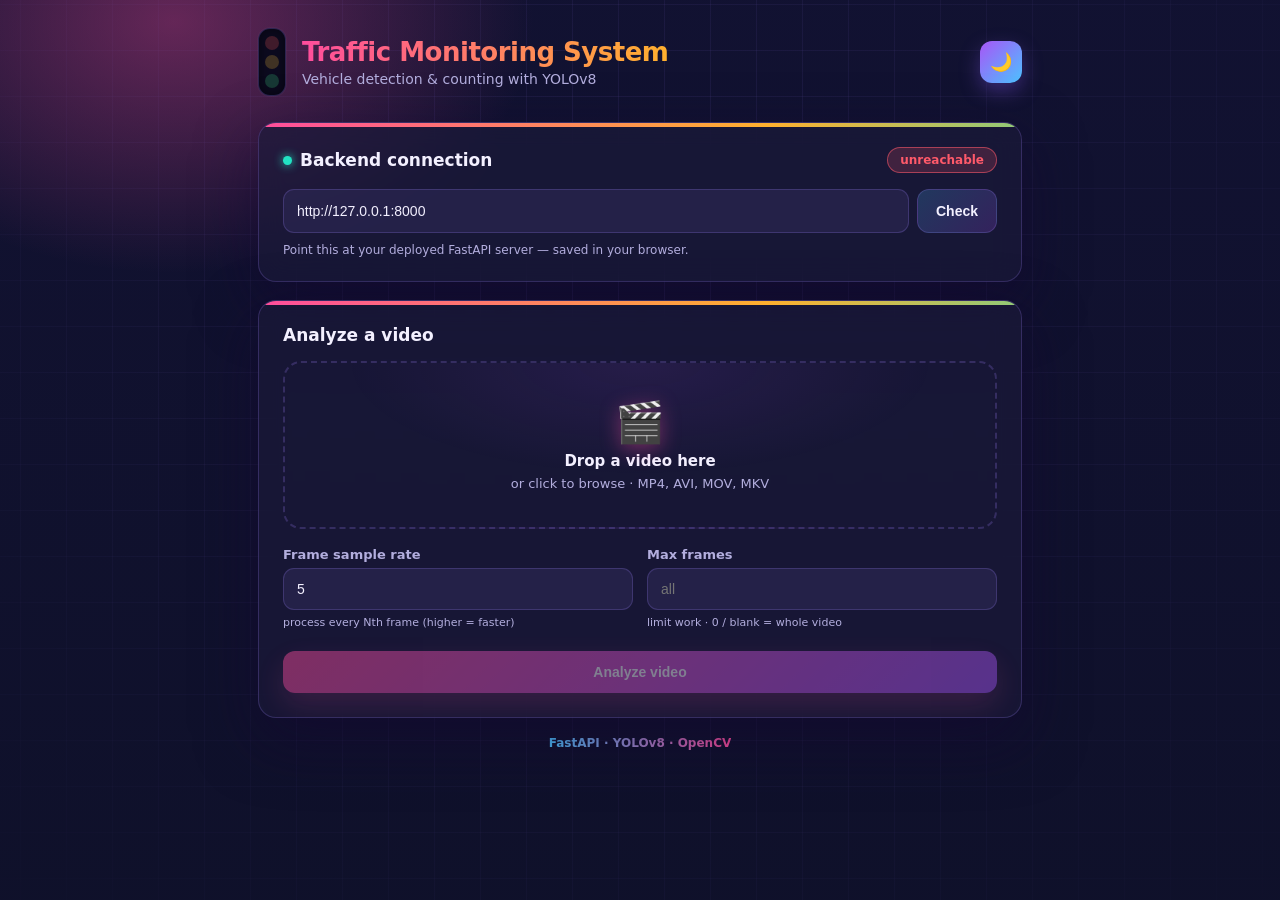
<file: frontend/index.html>
<!DOCTYPE html>
<html lang="en">
<head>
  <meta charset="UTF-8" />
  <meta name="viewport" content="width=device-width, initial-scale=1.0" />
  <title>Traffic Monitoring System</title>
  <link rel="stylesheet" href="style.css" />
</head>
<body>
  <div class="bg-grid" aria-hidden="true"></div>

  <div class="app">
    <header class="header">
      <div class="logo">
        <div class="traffic-light" aria-hidden="true">
          <span class="lamp red"></span>
          <span class="lamp amber"></span>
          <span class="lamp green"></span>
        </div>
        <div class="logo-text">
          <h1>Traffic Monitoring System</h1>
          <p class="subtitle">Vehicle detection &amp; counting with YOLOv8</p>
        </div>
      </div>
      <button id="theme-btn" class="theme-btn" title="Toggle theme">🌙</button>
    </header>

    <!-- API connection -->
    <section class="card">
      <div class="card-head">
        <h2><span class="dot"></span> Backend connection</h2>
        <span id="status-badge" class="badge badge-unknown">checking…</span>
      </div>
      <div class="api-input">
        <input id="api-url" type="text" placeholder="http://127.0.0.1:8000" spellcheck="false" />
        <button id="check-btn" class="btn btn-secondary">Check</button>
      </div>
      <p class="hint">Point this at your deployed FastAPI server — saved in your browser.</p>
    </section>

    <!-- Upload -->
    <section class="card">
      <div class="card-head"><h2>Analyze a video</h2></div>

      <label id="drop-zone" class="drop-zone" for="file-input">
        <input id="file-input" type="file"
               accept="video/mp4,video/x-msvideo,video/quicktime,.mp4,.avi,.mov,.mkv" hidden />
        <div class="drop-inner">
          <span class="drop-icon">🎬</span>
          <span id="drop-title">Drop a video here</span>
          <span id="drop-sub">or click to browse · MP4, AVI, MOV, MKV</span>
        </div>
      </label>

      <div class="options">
        <div class="opt">
          <label for="sample-rate">Frame sample rate</label>
          <input id="sample-rate" type="number" min="1" max="60" value="5" />
          <span class="opt-hint">process every Nth frame (higher = faster)</span>
        </div>
        <div class="opt">
          <label for="max-frames">Max frames</label>
          <input id="max-frames" type="number" min="0" placeholder="all" />
          <span class="opt-hint">limit work · 0 / blank = whole video</span>
        </div>
      </div>

      <button id="analyze-btn" class="btn btn-primary" disabled>
        <span class="btn-label">Analyze video</span>
      </button>

      <div id="progress" class="progress hidden">
        <div class="progress-bar"><div id="progress-fill" class="progress-fill"></div></div>
        <div class="progress-meta">
          <span id="progress-stage">Uploading…</span>
          <span id="progress-pct">0%</span>
        </div>
      </div>

      <div id="error" class="error hidden"></div>
    </section>

    <!-- Results -->
    <section id="results" class="card results hidden">
      <div class="card-head">
        <h2>Results</h2>
        <span id="result-file" class="badge badge-file"></span>
      </div>

      <div class="hero-stat">
        <div class="hero-number" id="hero-total">0</div>
        <div class="hero-label" id="hero-label">estimated unique vehicles</div>
      </div>

      <div class="result-meta" id="result-meta"></div>

      <div class="tabs">
        <button class="tab active" data-tab="unique">Unique estimate</button>
        <button class="tab" data-tab="peak">Peak simultaneous</button>
      </div>
      <p class="tab-hint" id="tab-hint">Distinct vehicles tracked across the whole clip.</p>

      <div class="chart" id="chart"></div>
    </section>

    <footer class="footer">
      <span>FastAPI · YOLOv8 · OpenCV</span>
    </footer>
  </div>

  <script src="config.js"></script>
  <script src="app.js"></script>
</body>
</html>
</file>
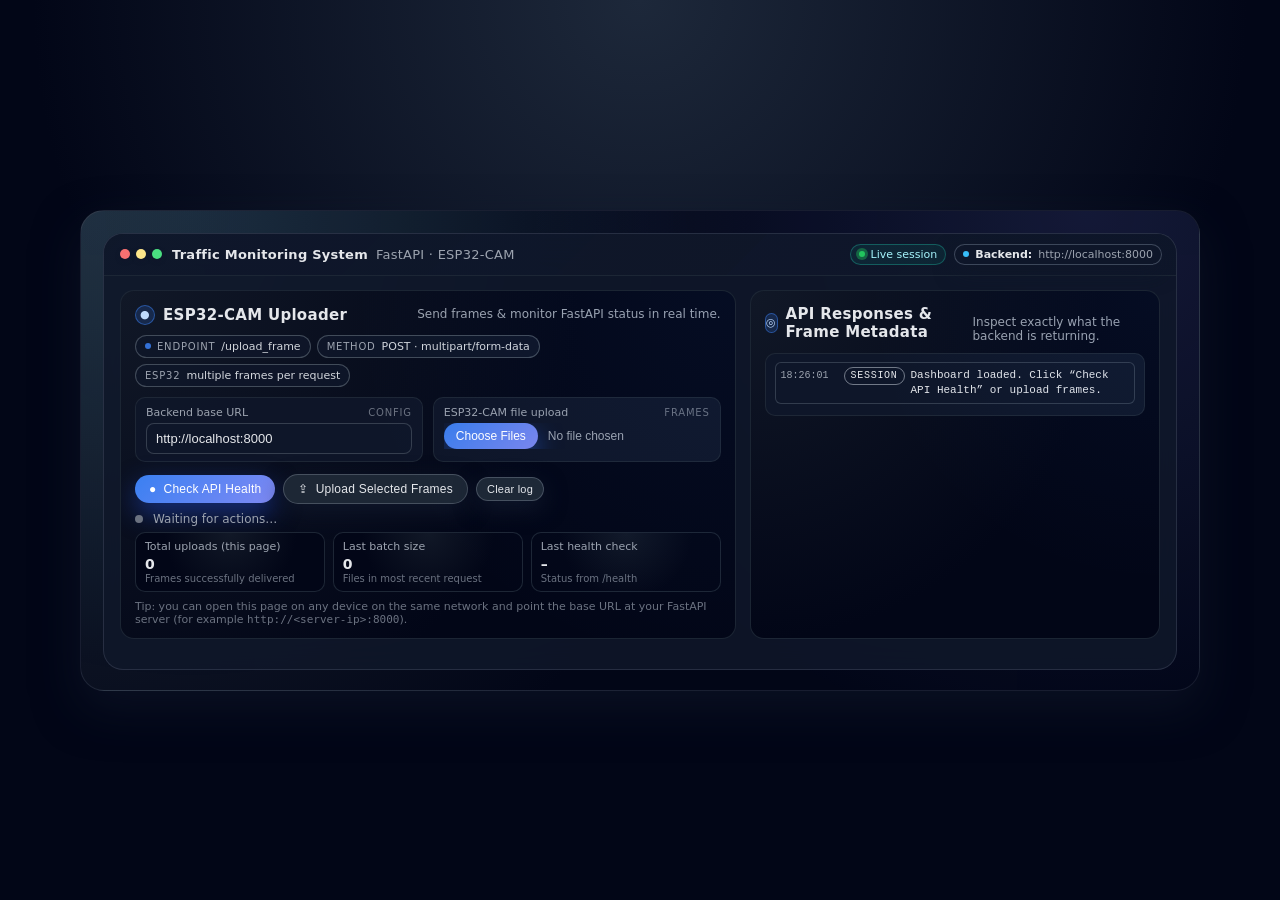
<file: Frontend/main.html>
<!DOCTYPE html>
<html lang="en">
<head>
  <meta charset="UTF-8" />
  <title>Traffic Monitoring System - Dashboard</title>
  <meta name="viewport" content="width=device-width, initial-scale=1" />
  <style>
    :root {
      --bg: #0b1020;
      --card: #151a2c;
      --accent: #3b82f6;
      --accent-soft: rgba(59, 130, 246, 0.15);
      --text: #e5e7eb;
      --muted: #9ca3af;
      --danger: #ef4444;
      --success: #22c55e;
      --border: #1f2937;
      --radius-lg: 14px;
      --radius-md: 10px;
      --radius-sm: 6px;
      --shadow-soft: 0 18px 45px rgba(15, 23, 42, 0.6);
      --shadow-chip: 0 8px 20px rgba(15, 23, 42, 0.7);
      --blur: 16px;
    }

    * {
      box-sizing: border-box;
      margin: 0;
      padding: 0;
    }

    body {
      min-height: 100vh;
      font-family: system-ui, -apple-system, BlinkMacSystemFont, "SF Pro Text",
        "Segoe UI", sans-serif;
      background: radial-gradient(circle at top, #1d283a 0, #020617 55%);
      color: var(--text);
      display: flex;
      align-items: center;
      justify-content: center;
      padding: 24px;
    }

    .shell {
      width: 100%;
      max-width: 1120px;
      background: radial-gradient(circle at top left, #1f2937 0, #020617 55%);
      border-radius: 24px;
      padding: 22px 22px 20px;
      box-shadow: var(--shadow-soft);
      border: 1px solid rgba(148, 163, 184, 0.15);
      position: relative;
      overflow: hidden;
    }

    .shell::before {
      content: "";
      position: absolute;
      inset: 0;
      background:
        radial-gradient(circle at 10% 0, rgba(56, 189, 248, 0.08) 0, transparent 45%),
        radial-gradient(circle at 90% 0, rgba(129, 140, 248, 0.16) 0, transparent 50%);
      opacity: 0.9;
      pointer-events: none;
    }

    .window {
      position: relative;
      z-index: 1;
      background: rgba(15, 23, 42, 0.88);
      border-radius: 20px;
      border: 1px solid rgba(148, 163, 184, 0.18);
      backdrop-filter: blur(var(--blur));
      padding-bottom: 18px;
      overflow: hidden;
    }

    .window-header {
      display: flex;
      align-items: center;
      justify-content: space-between;
      padding: 10px 14px 10px 16px;
      border-bottom: 1px solid rgba(31, 41, 55, 0.9);
      background: linear-gradient(
        135deg,
        rgba(15, 23, 42, 0.85),
        rgba(15, 23, 42, 0.75)
      );
    }

    .window-title-group {
      display: flex;
      align-items: center;
      gap: 10px;
    }

    .traffic-dots {
      display: flex;
      gap: 6px;
    }

    .traffic-dot {
      width: 10px;
      height: 10px;
      border-radius: 999px;
      background: #4b5563;
      box-shadow: 0 2px 4px rgba(15, 23, 42, 0.7);
    }

    .traffic-dot.red {
      background: #f87171;
    }
    .traffic-dot.yellow {
      background: #fde68a;
    }
    .traffic-dot.green {
      background: #4ade80;
    }

    .window-title-text {
      font-size: 13px;
      color: var(--muted);
      display: flex;
      align-items: center;
      gap: 8px;
      letter-spacing: 0.02em;
    }

    .window-title-text strong {
      font-weight: 600;
      color: #e5e7eb;
    }

    .pill {
      font-size: 11px;
      padding: 3px 8px;
      border-radius: 999px;
      background: rgba(15, 118, 110, 0.16);
      border: 1px solid rgba(34, 197, 173, 0.35);
      color: #a5f3fc;
      display: inline-flex;
      align-items: center;
      gap: 6px;
    }

    .pill-dot {
      width: 6px;
      height: 6px;
      border-radius: 999px;
      background: #22c55e;
      box-shadow: 0 0 0 3px rgba(34, 197, 94, 0.4);
    }

    .window-actions {
      display: flex;
      align-items: center;
      gap: 8px;
      font-size: 11px;
      color: var(--muted);
    }

    .window-chip {
      padding: 3px 8px;
      border-radius: 999px;
      border: 1px solid rgba(148, 163, 184, 0.35);
      background: rgba(15, 23, 42, 0.9);
      display: inline-flex;
      align-items: center;
      gap: 6px;
      box-shadow: var(--shadow-chip);
    }

    .window-chip strong {
      font-size: 11px;
      color: #e5e7eb;
    }

    .window-body {
      padding: 14px 16px 12px;
      display: grid;
      grid-template-columns: minmax(0, 3fr) minmax(260px, 2fr);
      gap: 14px;
    }

    @media (max-width: 820px) {
      .window-body {
        grid-template-columns: minmax(0, 1fr);
      }
    }

    .panel {
      background: radial-gradient(circle at top left, #111827 0, #020617 65%);
      border-radius: var(--radius-lg);
      border: 1px solid rgba(31, 41, 55, 0.9);
      padding: 14px 14px 12px;
      position: relative;
      overflow: hidden;
    }

    .panel::before {
      content: "";
      position: absolute;
      inset: 0;
      background: radial-gradient(
        circle at top right,
        rgba(59, 130, 246, 0.3) 0,
        transparent 55%
      );
      opacity: 0.18;
      pointer-events: none;
    }

    .panel-header {
      display: flex;
      justify-content: space-between;
      align-items: baseline;
      margin-bottom: 10px;
      gap: 8px;
    }

    .panel-title {
      font-size: 15px;
      font-weight: 600;
      letter-spacing: 0.02em;
      display: flex;
      align-items: center;
      gap: 8px;
    }

    .panel-title span {
      display: inline-flex;
      align-items: center;
      justify-content: center;
      width: 20px;
      height: 20px;
      border-radius: 999px;
      background: rgba(59, 130, 246, 0.18);
      border: 1px solid rgba(59, 130, 246, 0.5);
      font-size: 11px;
      color: #bfdbfe;
    }

    .panel-sub {
      font-size: 12px;
      color: var(--muted);
    }

    .tag-row {
      display: flex;
      flex-wrap: wrap;
      gap: 6px;
      margin-bottom: 10px;
    }

    .tag {
      padding: 4px 9px;
      border-radius: 999px;
      font-size: 11px;
      background: rgba(15, 23, 42, 0.9);
      border: 1px solid rgba(75, 85, 99, 0.85);
      color: #d1d5db;
      display: inline-flex;
      align-items: center;
      gap: 6px;
    }

    .tag-key {
      font-size: 10px;
      text-transform: uppercase;
      letter-spacing: 0.08em;
      color: #9ca3af;
    }

    .tag-dot {
      width: 6px;
      height: 6px;
      border-radius: 999px;
      background: rgba(59, 130, 246, 0.85);
    }

    .fields {
      display: grid;
      grid-template-columns: repeat(2, minmax(0, 1fr));
      gap: 8px 10px;
      margin-bottom: 12px;
    }

    @media (max-width: 640px) {
      .fields {
        grid-template-columns: minmax(0, 1fr);
      }
    }

    .field {
      background: rgba(15, 23, 42, 0.95);
      border-radius: var(--radius-md);
      border: 1px solid rgba(31, 41, 55, 0.95);
      padding: 8px 10px 7px;
    }

    .field-label {
      font-size: 11px;
      color: var(--muted);
      margin-bottom: 4px;
      display: flex;
      justify-content: space-between;
      align-items: center;
      gap: 4px;
    }

    .field-label span {
      font-size: 10px;
      text-transform: uppercase;
      letter-spacing: 0.08em;
      color: #6b7280;
    }

    .field-input {
      display: flex;
      align-items: center;
      gap: 6px;
    }

    input[type="text"] {
      width: 100%;
      background: rgba(15, 23, 42, 0.95);
      border-radius: 8px;
      border: 1px solid rgba(55, 65, 81, 0.95);
      padding: 7px 9px;
      font-size: 13px;
      color: var(--text);
      outline: none;
      transition: border-color 0.15s, box-shadow 0.15s, background-color 0.15s;
    }

    input[type="text"]:focus {
      border-color: rgba(59, 130, 246, 0.9);
      box-shadow: 0 0 0 1px rgba(59, 130, 246, 0.75);
      background: rgba(15, 23, 42, 1);
    }

    input[type="file"] {
      font-size: 12px;
      color: var(--muted);
    }

    input[type="file"]::file-selector-button {
      margin-right: 10px;
      border: none;
      border-radius: 999px;
      background: linear-gradient(
        135deg,
        rgba(59, 130, 246, 0.95),
        rgba(129, 140, 248, 0.95)
      );
      color: white;
      padding: 6px 12px;
      cursor: pointer;
      font-size: 12px;
      font-weight: 500;
      transition: transform 0.12s ease, box-shadow 0.12s ease,
        filter 0.12s ease;
      box-shadow: 0 10px 25px rgba(37, 99, 235, 0.55);
    }

    input[type="file"]::file-selector-button:hover {
      filter: brightness(1.07);
      transform: translateY(-1px);
      box-shadow: 0 14px 30px rgba(37, 99, 235, 0.7);
    }

    input[type="file"]::file-selector-button:active {
      transform: translateY(0);
      box-shadow: 0 6px 14px rgba(37, 99, 235, 0.6);
    }

    .controls {
      display: flex;
      flex-wrap: wrap;
      gap: 8px;
      margin-bottom: 8px;
      align-items: center;
    }

    button {
      border: none;
      border-radius: 999px;
      padding: 7px 14px;
      font-size: 12px;
      font-weight: 500;
      letter-spacing: 0.02em;
      cursor: pointer;
      display: inline-flex;
      align-items: center;
      gap: 7px;
      color: white;
      background: linear-gradient(
        135deg,
        rgba(59, 130, 246, 0.98),
        rgba(129, 140, 248, 0.98)
      );
      box-shadow: 0 10px 26px rgba(30, 64, 175, 0.65);
      transition: transform 0.12s ease, box-shadow 0.12s ease,
        filter 0.12s ease;
    }

    button.secondary {
      background: rgba(31, 41, 55, 0.96);
      color: #e5e7eb;
      box-shadow: 0 8px 22px rgba(15, 23, 42, 0.9);
      border: 1px solid rgba(75, 85, 99, 0.9);
    }

    button.small {
      padding: 5px 10px;
      font-size: 11px;
    }

    button:hover {
      filter: brightness(1.04);
      transform: translateY(-1px);
    }

    button:active {
      transform: translateY(0);
      box-shadow: 0 5px 14px rgba(15, 23, 42, 0.85);
    }

    button:disabled {
      opacity: 0.55;
      cursor: default;
      transform: none;
      box-shadow: none;
    }

    .status-line {
      display: flex;
      align-items: center;
      gap: 10px;
      font-size: 12px;
      color: var(--muted);
      margin-top: 4px;
    }

    .status-dot {
      width: 8px;
      height: 8px;
      border-radius: 999px;
      background: #6b7280;
      box-shadow: 0 0 0 0 rgba(59, 130, 246, 0.4);
      transition: background 0.18s ease, box-shadow 0.18s ease;
    }

    .status-dot.ok {
      background: #22c55e;
      box-shadow: 0 0 0 4px rgba(22, 163, 74, 0.38);
    }
    .status-dot.error {
      background: #ef4444;
      box-shadow: 0 0 0 4px rgba(239, 68, 68, 0.38);
    }
    .status-dot.loading {
      background: #facc15;
      box-shadow: 0 0 0 4px rgba(234, 179, 8, 0.38);
    }

    .status-text-strong {
      color: #e5e7eb;
      font-weight: 500;
    }

    .log-container {
      background: rgba(15, 23, 42, 0.98);
      border-radius: var(--radius-md);
      border: 1px solid rgba(31, 41, 55, 0.95);
      padding: 8px 9px;
      max-height: 210px;
      overflow: auto;
      font-family: "JetBrains Mono", ui-monospace, SFMono-Regular, Menlo,
        Monaco, Consolas, "Liberation Mono", "Courier New", monospace;
      font-size: 11px;
      line-height: 1.4;
      color: #e5e7eb;
      background-image: linear-gradient(
          rgba(15, 23, 42, 0.7) 1px,
          transparent 1px
        ),
        linear-gradient(90deg, rgba(15, 23, 42, 0.7) 1px, transparent 1px);
      background-size: 0 0;
    }

    .log-entry {
      padding: 4px 5px;
      border-radius: 6px;
      margin-bottom: 3px;
      border: 1px solid transparent;
      display: flex;
      align-items: baseline;
      gap: 6px;
      white-space: pre-wrap;
      word-break: break-word;
    }

    .log-entry.info {
      border-color: rgba(55, 65, 81, 0.9);
      background: rgba(15, 23, 42, 0.9);
    }

    .log-entry.ok {
      border-color: rgba(22, 163, 74, 0.9);
      background: rgba(6, 78, 59, 0.45);
    }

    .log-entry.error {
      border-color: rgba(239, 68, 68, 0.9);
      background: rgba(127, 29, 29, 0.45);
    }

    .log-time {
      color: #9ca3af;
      font-size: 10px;
      min-width: 57px;
    }

    .log-label {
      font-size: 10px;
      text-transform: uppercase;
      letter-spacing: 0.07em;
      padding: 1px 6px;
      border-radius: 999px;
      border: 1px solid rgba(156, 163, 175, 0.7);
      color: #e5e7eb;
    }

    .log-label.ok {
      border-color: rgba(22, 163, 74, 0.9);
    }
    .log-label.error {
      border-color: rgba(220, 38, 38, 0.9);
    }

    .log-message {
      flex: 1;
    }

    .log-meta {
      color: #9ca3af;
      margin-top: 2px;
      font-size: 10px;
    }

    .metrics-row {
      display: grid;
      grid-template-columns: repeat(3, minmax(0, 1fr));
      gap: 8px;
      margin-top: 6px;
    }

    @media (max-width: 640px) {
      .metrics-row {
        grid-template-columns: repeat(2, minmax(0, 1fr));
      }
    }

    .metric-card {
      background: radial-gradient(circle at top, #111827 0, #020617 60%);
      border-radius: var(--radius-md);
      border: 1px solid rgba(31, 41, 55, 0.95);
      padding: 7px 9px;
      font-size: 11px;
    }

    .metric-label {
      color: #9ca3af;
      margin-bottom: 3px;
    }

    .metric-value {
      font-size: 14px;
      font-weight: 600;
      color: #e5e7eb;
    }

    .metric-sub {
      font-size: 10px;
      color: #6b7280;
      margin-top: 1px;
    }

    .hint {
      margin-top: 8px;
      font-size: 11px;
      color: #6b7280;
    }

    a {
      color: #bfdbfe;
      text-decoration: none;
    }
  </style>
</head>
<body>
  <div class="shell">
    <div class="window">
      <div class="window-header">
        <div class="window-title-group">
          <div class="traffic-dots">
            <div class="traffic-dot red"></div>
            <div class="traffic-dot yellow"></div>
            <div class="traffic-dot green"></div>
          </div>
          <div class="window-title-text">
            <strong>Traffic Monitoring System</strong>
            <span>FastAPI · ESP32-CAM</span>
          </div>
        </div>
        <div class="window-actions">
          <div class="pill">
            <span class="pill-dot"></span>
            Live session
          </div>
          <div class="window-chip">
            <span style="width: 6px; height: 6px; border-radius: 999px; background: #38bdf8;"></span>
            <strong>Backend:</strong>
            <span id="chip-host">http://localhost:8000</span>
          </div>
        </div>
      </div>

      <div class="window-body">
        <!-- Left: Controls + Health -->
        <section class="panel">
          <div class="panel-header">
            <div class="panel-title">
              <span>●</span>
              <div>
                ESP32-CAM Uploader
              </div>
            </div>
            <div class="panel-sub">
              Send frames & monitor FastAPI status in real time.
            </div>
          </div>

          <div class="tag-row">
            <div class="tag">
              <span class="tag-dot"></span>
              <span class="tag-key">endpoint</span>
              <span id="endpoint-label">/upload_frame</span>
            </div>
            <div class="tag">
              <span class="tag-key">method</span>
              POST · multipart/form-data
            </div>
            <div class="tag">
              <span class="tag-key">esp32</span>
              multiple frames per request
            </div>
          </div>

          <div class="fields">
            <div class="field">
              <div class="field-label">
                Backend base URL
                <span>config</span>
              </div>
              <div class="field-input">
                <input
                  id="base-url"
                  type="text"
                  value="http://localhost:8000"
                  autocomplete="off"
                />
              </div>
            </div>

            <div class="field">
              <div class="field-label">
                ESP32-CAM file upload
                <span>frames</span>
              </div>
              <div class="field-input">
                <input
                  id="file-input"
                  type="file"
                  accept="image/*"
                  multiple
                />
              </div>
            </div>
          </div>

          <div class="controls">
            <button id="btn-health">
              <span>●</span>
              Check API Health
            </button>
            <button id="btn-upload" class="secondary">
              <span>⇪</span>
              Upload Selected Frames
            </button>
            <button id="btn-clear" class="secondary small">
              Clear log
            </button>
          </div>

          <div class="status-line">
            <div id="status-dot" class="status-dot"></div>
            <div id="status-text">
              Waiting for actions…
            </div>
          </div>

          <div class="metrics-row">
            <div class="metric-card">
              <div class="metric-label">Total uploads (this page)</div>
              <div id="metric-uploads" class="metric-value">0</div>
              <div class="metric-sub">Frames successfully delivered</div>
            </div>
            <div class="metric-card">
              <div class="metric-label">Last batch size</div>
              <div id="metric-batch" class="metric-value">0</div>
              <div class="metric-sub">Files in most recent request</div>
            </div>
            <div class="metric-card">
              <div class="metric-label">Last health check</div>
              <div id="metric-health" class="metric-value">–</div>
              <div class="metric-sub">Status from /health</div>
            </div>
          </div>

          <p class="hint">
            Tip: you can open this page on any device on the same network and point
            the base URL at your FastAPI server (for example
            <code>http://&lt;server-ip&gt;:8000</code>).
          </p>
        </section>

        <!-- Right: Log / Results -->
        <section class="panel">
          <div class="panel-header">
            <div class="panel-title">
              <span>◎</span>
              <div>API Responses & Frame Metadata</div>
            </div>
            <div class="panel-sub">
              Inspect exactly what the backend is returning.
            </div>
          </div>

          <div id="log" class="log-container">
            <!-- log entries appended here -->
          </div>
        </section>
      </div>
    </div>
  </div>

  <script>
    (function () {
      const baseUrlInput = document.getElementById("base-url");
      const chipHost = document.getElementById("chip-host");
      const endpointLabel = document.getElementById("endpoint-label");
      const fileInput = document.getElementById("file-input");
      const btnHealth = document.getElementById("btn-health");
      const btnUpload = document.getElementById("btn-upload");
      const btnClear = document.getElementById("btn-clear");
      const statusDot = document.getElementById("status-dot");
      const statusText = document.getElementById("status-text");
      const log = document.getElementById("log");

      const metricUploads = document.getElementById("metric-uploads");
      const metricBatch = document.getElementById("metric-batch");
      const metricHealth = document.getElementById("metric-health");

      let uploadCount = 0;

      function fmtTime(d) {
        return d.toLocaleTimeString(undefined, {
          hour12: false,
          hour: "2-digit",
          minute: "2-digit",
          second: "2-digit",
        });
      }

      function setStatus(kind, message) {
        statusDot.classList.remove("ok", "error", "loading");
        if (kind === "ok") statusDot.classList.add("ok");
        else if (kind === "error") statusDot.classList.add("error");
        else if (kind === "loading") statusDot.classList.add("loading");
        statusText.innerHTML = message;
      }

      function addLog(kind, label, message, meta) {
        const entry = document.createElement("div");
        entry.className = `log-entry ${kind}`;

        const time = document.createElement("div");
        time.className = "log-time";
        time.textContent = fmtTime(new Date());

        const labelEl = document.createElement("div");
        labelEl.className = "log-label" + (kind === "ok" ? " ok" : kind === "error" ? " error" : "");
        labelEl.textContent = label;

        const content = document.createElement("div");
        content.className = "log-message";
        content.textContent = message;

        entry.appendChild(time);
        entry.appendChild(labelEl);
        entry.appendChild(content);

        if (meta) {
          const metaEl = document.createElement("div");
          metaEl.className = "log-meta";
          metaEl.textContent = typeof meta === "string" ? meta : JSON.stringify(meta, null, 2);
          entry.appendChild(metaEl);
        }

        log.appendChild(entry);
        log.scrollTop = log.scrollHeight;
      }

      function getBaseUrl() {
        const v = baseUrlInput.value.trim();
        if (!v) return "http://localhost:8000";
        return v.replace(/\/+$/, "");
      }

      baseUrlInput.addEventListener("input", () => {
        const base = getBaseUrl();
        chipHost.textContent = base;
      });

      btnClear.addEventListener("click", () => {
        log.innerHTML = "";
        addLog("info", "log", "Cleared log.", null);
      });

      btnHealth.addEventListener("click", async () => {
        const base = getBaseUrl();
        const url = base + "/health";
        setStatus("loading", `<span class="status-text-strong">Checking health</span> at <code>${url}</code>…`);
        addLog("info", "health", `GET ${url}`);

        try {
          const res = await fetch(url, { method: "GET" });
          const text = await res.text();
          let data = null;
          try {
            data = JSON.parse(text);
          } catch {
            data = text;
          }

          if (res.ok) {
            metricHealth.textContent = (data && data.status) || res.status;
            setStatus(
              "ok",
              `<span class="status-text-strong">Healthy</span> · status ${res.status}`
            );
            addLog("ok", "health OK", `Response ${res.status}`, data);
          } else {
            metricHealth.textContent = "error";
            setStatus(
              "error",
              `<span class="status-text-strong">Health check failed</span> · status ${res.status}`
            );
            addLog("error", "health error", `Response ${res.status}`, data);
          }
        } catch (err) {
          metricHealth.textContent = "offline";
          setStatus(
            "error",
            `<span class="status-text-strong">Could not reach backend</span> (${err})`
          );
          addLog("error", "health error", "Network error while calling /health", String(err));
        }
      });

      btnUpload.addEventListener("click", async () => {
        const files = fileInput.files;
        if (!files || !files.length) {
          setStatus("error", `<span class="status-text-strong">No files selected</span> · choose one or more frames first.`);
          addLog("error", "upload", "No files selected.", null);
          return;
        }

        const base = getBaseUrl();
        const url = base + "/upload_frame";

        const form = new FormData();
        for (let i = 0; i < files.length; i++) {
          form.append("files", files[i], files[i].name || `frame_${i}.jpg`);
        }

        setStatus(
          "loading",
          `<span class="status-text-strong">Uploading</span> ${files.length} frame(s) to <code>${url}</code>…`
        );
        addLog(
          "info",
          "upload",
          `POST ${url} with ${files.length} file(s).`,
          Array.from(files).map((f) => ({
            name: f.name,
            size_bytes: f.size,
            type: f.type,
          }))
        );

        btnUpload.disabled = true;
        btnHealth.disabled = true;

        try {
          const res = await fetch(url, {
            method: "POST",
            body: form,
          });

          const text = await res.text();
          let data;
          try {
            data = JSON.parse(text);
          } catch {
            data = text;
          }

          if (res.ok) {
            const count = (data && data.count) || files.length;
            uploadCount += count;
            metricUploads.textContent = uploadCount.toString();
            metricBatch.textContent = String(count);

            setStatus(
              "ok",
              `<span class="status-text-strong">Uploaded</span> ${count} frame(s) successfully.`
            );
            addLog("ok", "upload OK", `Response ${res.status}`, data);
          } else {
            setStatus(
              "error",
              `<span class="status-text-strong">Upload failed</span> · status ${res.status}`
            );

            addLog("error", "upload error", `Response ${res.status}`, data);
          }
        } catch (err) {
          setStatus(
            "error",
            `<span class="status-text-strong">Network error</span> while sending frames.`
          );
          addLog("error", "upload error", "Network error while calling /upload_frame", String(err));
        } finally {
          btnUpload.disabled = false;
          btnHealth.disabled = false;
        }
      });

      // Initial auto health-check after short delay
      setTimeout(() => {
        addLog("info", "session", "Dashboard loaded. Click “Check API Health” or upload frames.", null);
      }, 300);
    })();
  </script>
</body>
</html>
</file>
<file: frontend/style.css>
:root {
  --bg: #0b0f1f;
  --bg-2: #121233;
  --bg-card: rgba(28, 26, 58, 0.66);
  --bg-elev: rgba(46, 42, 86, 0.6);
  --border: rgba(160, 130, 255, 0.22);
  --text: #f3f0ff;
  --text-dim: #b3aede;

  /* Vibrant palette */
  --c-pink: #ff4d9d;
  --c-violet: #a855f7;
  --c-blue: #4cc2ff;
  --c-cyan: #22e3c3;
  --c-lime: #9ae84a;
  --c-amber: #ffb02e;
  --c-orange: #ff7a3c;
  --c-red: #ff5a6a;

  --accent: var(--c-pink);
  --accent-2: var(--c-blue);
  --green: var(--c-cyan);
  --red: var(--c-red);

  --radius: 18px;
  --shadow: 0 22px 60px rgba(20, 8, 50, 0.55);
}

[data-theme="light"] {
  --bg: #f4f1ff;
  --bg-2: #ece7ff;
  --bg-card: rgba(255, 255, 255, 0.82);
  --bg-elev: rgba(245, 240, 255, 0.9);
  --border: rgba(120, 80, 220, 0.18);
  --text: #1c1340;
  --text-dim: #6b5f9a;
  --shadow: 0 22px 60px rgba(120, 80, 220, 0.2);
}

* { box-sizing: border-box; }
html { scroll-behavior: smooth; }

body {
  margin: 0;
  font-family: system-ui, -apple-system, "Segoe UI", Roboto, sans-serif;
  background: var(--bg);
  color: var(--text);
  min-height: 100vh;
  overflow-x: hidden;
}

/* Animated rainbow backdrop */
.bg-grid {
  position: fixed;
  inset: -20%;
  z-index: -2;
  background:
    radial-gradient(600px 420px at 12% 8%, rgba(255, 77, 157, 0.35), transparent 60%),
    radial-gradient(620px 460px at 88% 4%, rgba(76, 194, 255, 0.32), transparent 60%),
    radial-gradient(640px 520px at 80% 88%, rgba(168, 85, 247, 0.32), transparent 62%),
    radial-gradient(560px 480px at 10% 92%, rgba(34, 227, 195, 0.28), transparent 62%),
    linear-gradient(180deg, var(--bg-2), var(--bg));
  background-size: 200% 200%;
  animation: drift 18s ease-in-out infinite;
}
@keyframes drift {
  0%, 100% { background-position: 0% 0%, 100% 0%, 100% 100%, 0% 100%, 50% 50%; }
  50%      { background-position: 30% 20%, 70% 10%, 60% 80%, 20% 70%, 50% 50%; }
}
.bg-grid::after {
  content: "";
  position: absolute;
  inset: 0;
  background-image:
    linear-gradient(rgba(160, 130, 255, 0.16) 1px, transparent 1px),
    linear-gradient(90deg, rgba(160, 130, 255, 0.16) 1px, transparent 1px);
  background-size: 46px 46px;
  mask-image: radial-gradient(circle at 50% 35%, #000 0%, transparent 78%);
  opacity: 0.6;
}

.app { max-width: 800px; margin: 0 auto; padding: 28px 18px 64px; }

/* Header */
.header { display: flex; align-items: center; justify-content: space-between; margin-bottom: 26px; }
.logo { display: flex; align-items: center; gap: 16px; }
.logo-text h1 {
  margin: 0; font-size: 26px; letter-spacing: -0.5px; font-weight: 800;
  background: linear-gradient(90deg, var(--c-pink), var(--c-amber), var(--c-cyan), var(--c-violet));
  background-size: 300% 100%;
  -webkit-background-clip: text; background-clip: text; color: transparent;
  animation: hue 8s linear infinite;
}
@keyframes hue { to { background-position: 300% 0; } }
.subtitle { color: var(--text-dim); margin: 4px 0 0; font-size: 14px; }

.traffic-light {
  display: flex; flex-direction: column; gap: 5px;
  padding: 7px 6px;
  background: #0c0a1f;
  border: 1px solid var(--border);
  border-radius: 12px;
  box-shadow: 0 0 0 1px rgba(255,255,255,0.03), inset 0 0 12px rgba(0,0,0,0.5);
}
.lamp { width: 14px; height: 14px; border-radius: 50%; opacity: 0.22; }
.lamp.red { background: #ff5a5a; color: #ff5a5a; animation: cycle 3s infinite; }
.lamp.amber { background: #ffc23d; color: #ffc23d; animation: cycle 3s infinite 1s; }
.lamp.green { background: #43e08a; color: #43e08a; animation: cycle 3s infinite 2s; }
@keyframes cycle {
  0%, 25% { opacity: 1; box-shadow: 0 0 16px currentColor; }
  33%, 100% { opacity: 0.22; box-shadow: none; }
}

.theme-btn {
  background: linear-gradient(135deg, var(--c-violet), var(--c-blue));
  border: none; color: #fff;
  border-radius: 12px; width: 42px; height: 42px; font-size: 18px; cursor: pointer;
  box-shadow: 0 8px 20px rgba(120, 80, 220, 0.4);
  transition: transform 0.12s ease;
}
.theme-btn:hover { transform: rotate(-10deg) scale(1.05); }

/* Cards with gradient top edge */
.card {
  position: relative;
  background: var(--bg-card);
  backdrop-filter: blur(14px);
  border: 1px solid var(--border);
  border-radius: var(--radius);
  box-shadow: var(--shadow);
  padding: 24px;
  margin-bottom: 18px;
  overflow: hidden;
  animation: rise 0.5s ease both;
}
.card::before {
  content: "";
  position: absolute; top: 0; left: 0; right: 0; height: 4px;
  background: linear-gradient(90deg, var(--c-pink), var(--c-amber), var(--c-cyan), var(--c-violet));
  background-size: 200% 100%;
  animation: hue 6s linear infinite;
}
@keyframes rise { from { opacity: 0; transform: translateY(14px); } to { opacity: 1; transform: none; } }

.card-head { display: flex; align-items: center; justify-content: space-between; margin-bottom: 16px; }
.card-head h2 { font-size: 17px; margin: 0; display: flex; align-items: center; gap: 8px; }
.dot { width: 9px; height: 9px; border-radius: 50%;
  background: var(--c-cyan); box-shadow: 0 0 10px var(--c-cyan); }

.badge { font-size: 12px; font-weight: 700; padding: 5px 12px; border-radius: 999px; border: 1px solid transparent; }
.badge-unknown { background: rgba(179,174,222,0.16); color: var(--text-dim); }
.badge-ok { background: rgba(34,227,195,0.18); color: var(--c-cyan); border-color: rgba(34,227,195,0.55); box-shadow: 0 0 14px rgba(34,227,195,0.25); }
.badge-bad { background: rgba(255,90,106,0.18); color: var(--c-red); border-color: rgba(255,90,106,0.55); }
.badge-file {
  background: linear-gradient(135deg, rgba(76,194,255,0.25), rgba(168,85,247,0.25));
  color: var(--c-blue); border-color: rgba(76,194,255,0.4);
  max-width: 55%; overflow: hidden; text-overflow: ellipsis; white-space: nowrap;
}

.api-input { display: flex; gap: 8px; }
.api-input input { flex: 1; }

input[type="text"], input[type="number"] {
  background: var(--bg-elev);
  border: 1px solid var(--border);
  color: var(--text);
  border-radius: 11px;
  padding: 12px 13px; font-size: 14px; outline: none; width: 100%;
  transition: border-color 0.15s ease, box-shadow 0.15s ease;
}
input:focus { border-color: var(--c-violet); box-shadow: 0 0 0 3px rgba(168,85,247,0.22); }

.hint { color: var(--text-dim); font-size: 12px; margin: 10px 0 0; }

/* Buttons */
.btn { border: none; border-radius: 12px; padding: 13px 18px; font-size: 14px; font-weight: 700;
  cursor: pointer; transition: transform 0.05s ease, filter 0.15s ease, opacity 0.15s ease; }
.btn:active { transform: translateY(1px); }
.btn:disabled { opacity: 0.45; cursor: not-allowed; }
.btn-primary {
  width: 100%; margin-top: 4px; color: #fff;
  background: linear-gradient(135deg, var(--c-pink), var(--c-violet) 55%, var(--c-blue));
  background-size: 180% 180%;
  box-shadow: 0 12px 30px rgba(255, 77, 157, 0.32);
  animation: shift 6s ease infinite;
}
@keyframes shift { 0%,100% { background-position: 0% 50%; } 50% { background-position: 100% 50%; } }
.btn-primary:not(:disabled):hover { filter: brightness(1.08) saturate(1.1); }
.btn-secondary {
  background: linear-gradient(135deg, rgba(76,194,255,0.2), rgba(168,85,247,0.2));
  color: var(--text); border: 1px solid var(--border);
}
.btn-secondary:hover { border-color: var(--c-blue); }

/* Drop zone */
.drop-zone {
  display: block; border: 2px dashed var(--border); border-radius: var(--radius);
  padding: 36px; text-align: center; cursor: pointer;
  background: radial-gradient(420px 160px at 50% 0%, rgba(168,85,247,0.1), transparent 70%);
  transition: border-color 0.15s ease, background 0.15s ease, transform 0.15s ease;
}
.drop-zone:hover, .drop-zone.dragover {
  border-color: var(--c-pink);
  background: radial-gradient(420px 200px at 50% 0%, rgba(255,77,157,0.16), transparent 70%);
}
.drop-zone.dragover { transform: scale(1.01); }
.drop-zone.has-file { border-style: solid; border-color: var(--c-cyan);
  background: radial-gradient(420px 200px at 50% 0%, rgba(34,227,195,0.14), transparent 70%); }
.drop-inner { display: flex; flex-direction: column; gap: 6px; align-items: center; }
.drop-icon { font-size: 40px; filter: drop-shadow(0 4px 10px rgba(255,77,157,0.4)); }
#drop-title { font-size: 15px; font-weight: 700; }
#drop-sub { color: var(--text-dim); font-size: 13px; }

.options { display: grid; grid-template-columns: 1fr 1fr; gap: 14px; margin: 18px 0; }
.opt { display: flex; flex-direction: column; gap: 6px; }
.opt label { font-size: 13px; color: var(--text-dim); font-weight: 600; }
.opt-hint { font-size: 11px; color: var(--text-dim); }

/* Progress */
.progress { margin-top: 18px; }
.progress-bar { height: 12px; background: var(--bg-elev); border-radius: 999px; overflow: hidden; }
.progress-fill {
  height: 100%; width: 0%;
  background: linear-gradient(90deg, var(--c-cyan), var(--c-blue), var(--c-violet), var(--c-pink));
  background-size: 250% 100%;
  border-radius: 999px;
  animation: hue 3s linear infinite;
  transition: width 0.4s ease;
  box-shadow: 0 0 14px rgba(255,77,157,0.4);
}
.progress-fill.indeterminate { width: 35% !important; animation: slide 1.1s ease-in-out infinite, hue 3s linear infinite; }
@keyframes slide { 0% { margin-left: -35%; } 100% { margin-left: 100%; } }
.progress-meta { display: flex; justify-content: space-between; margin-top: 8px; font-size: 13px; color: var(--text-dim); font-weight: 600; }

.error {
  margin-top: 16px; background: rgba(255,90,106,0.14);
  border: 1px solid rgba(255,90,106,0.5); color: #ffc2c8;
  border-radius: 12px; padding: 12px 14px; font-size: 14px;
}

/* Results */
.hero-stat {
  text-align: center; padding: 22px 0 12px; margin-bottom: 4px;
  border-radius: 16px;
  background: radial-gradient(380px 180px at 50% 0%, rgba(168,85,247,0.18), transparent 70%);
}
.hero-number {
  font-size: 64px; font-weight: 900; line-height: 1;
  background: linear-gradient(120deg, var(--c-pink), var(--c-amber), var(--c-cyan));
  background-size: 200% 100%;
  -webkit-background-clip: text; background-clip: text; color: transparent;
  animation: hue 5s linear infinite;
  filter: drop-shadow(0 6px 18px rgba(255,77,157,0.3));
}
.hero-label { color: var(--text-dim); font-size: 13px; margin-top: 8px; text-transform: uppercase; letter-spacing: 1.5px; font-weight: 600; }

.result-meta { display: flex; flex-wrap: wrap; gap: 8px; justify-content: center; margin: 16px 0 18px; }
.result-meta .chip {
  background: var(--bg-elev); border: 1px solid var(--border);
  border-radius: 999px; padding: 7px 13px; font-size: 12px; color: var(--text-dim);
}
.result-meta .chip b { color: var(--text); }

.tabs { display: flex; gap: 8px; background: var(--bg-elev); padding: 5px; border-radius: 14px; }
.tab {
  flex: 1; border: none; background: transparent; color: var(--text-dim);
  padding: 10px; border-radius: 10px; font-size: 13px; font-weight: 700; cursor: pointer;
  transition: background 0.18s ease, color 0.18s ease, box-shadow 0.18s ease;
}
.tab.active {
  color: #fff;
  background: linear-gradient(135deg, var(--c-violet), var(--c-blue));
  box-shadow: 0 6px 16px rgba(120,80,220,0.4);
}
.tab-hint { color: var(--text-dim); font-size: 12px; margin: 10px 0 16px; text-align: center; }

/* Chart */
.chart { display: flex; flex-direction: column; gap: 13px; }
.bar-row { display: grid; grid-template-columns: 120px 1fr 44px; align-items: center; gap: 12px; }
.bar-name { font-size: 13px; display: flex; align-items: center; gap: 8px; text-transform: capitalize; font-weight: 600; }
.bar-track { height: 24px; background: var(--bg-elev); border-radius: 8px; overflow: hidden; }
.bar-fill { height: 100%; width: 0%; border-radius: 8px;
  transition: width 0.8s cubic-bezier(0.22, 1, 0.36, 1);
  box-shadow: 0 0 12px var(--glow, transparent); }
.bar-val { font-size: 15px; font-weight: 800; text-align: right; }

.footer { text-align: center; color: var(--text-dim); font-size: 12px; margin-top: 12px; }
.footer span {
  background: linear-gradient(90deg, var(--c-blue), var(--c-pink));
  -webkit-background-clip: text; background-clip: text; color: transparent; font-weight: 600;
}

.hidden { display: none !important; }

@media (max-width: 480px) {
  .options { grid-template-columns: 1fr; }
  .logo-text h1 { font-size: 21px; }
  .bar-row { grid-template-columns: 92px 1fr 38px; gap: 8px; }
  .hero-number { font-size: 52px; }
}
</file>
